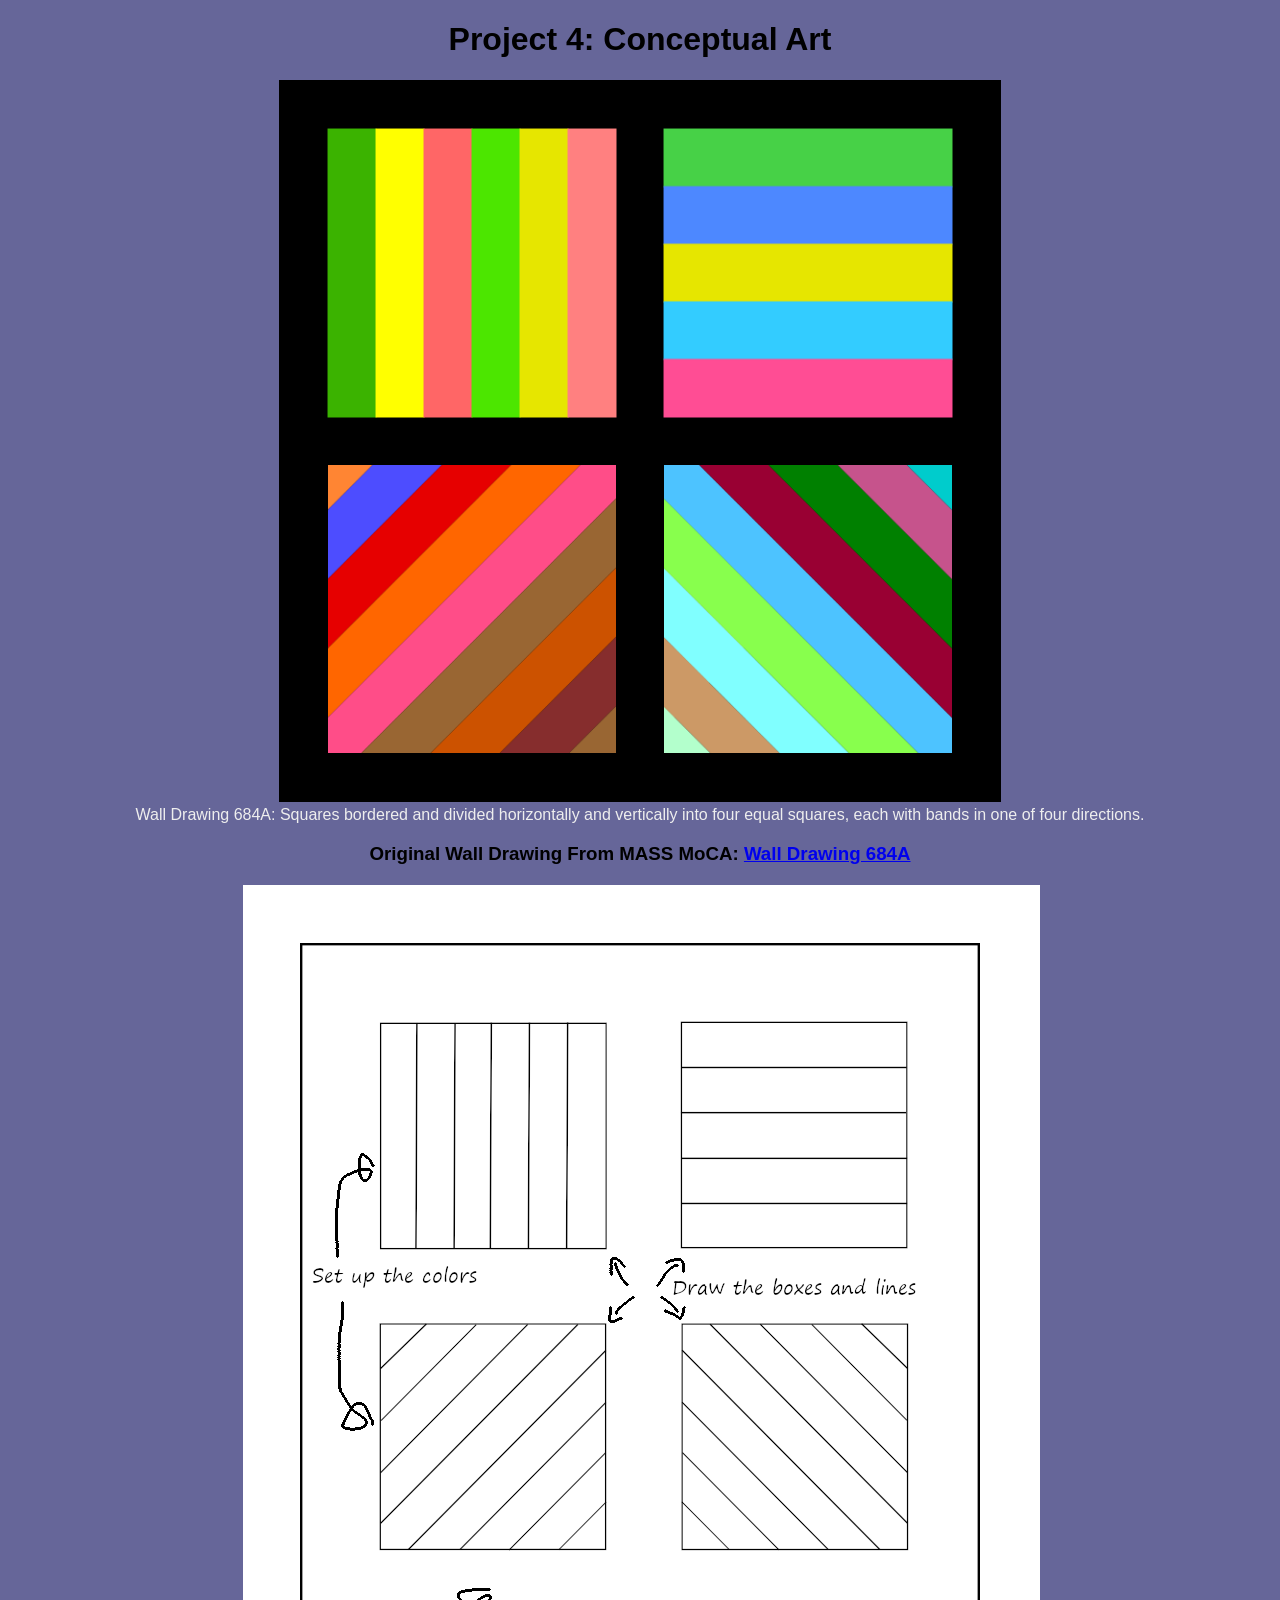
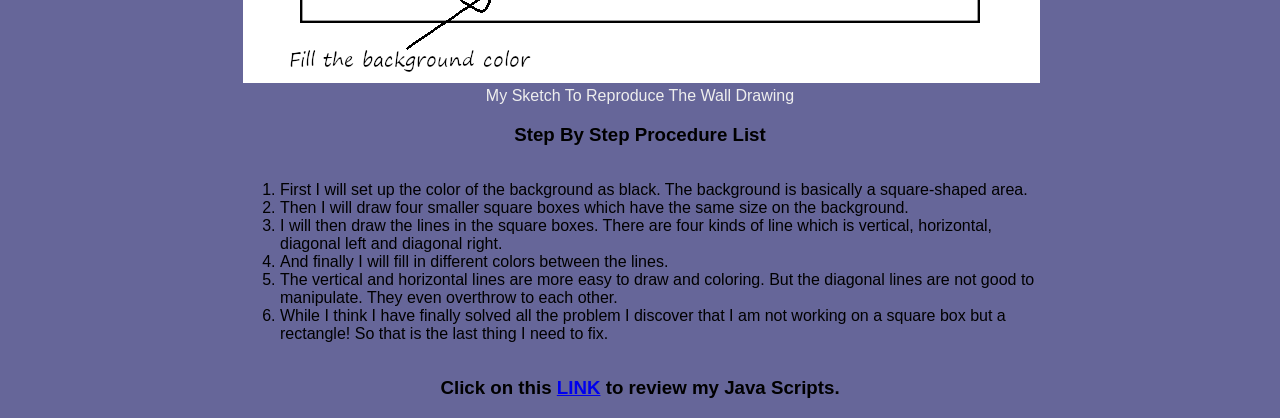
<file: canvas.html>
<!DOCTYPE html>
<html lang="en-US">
<head>
    <link href="css/canvas.css" rel="stylesheet">
</head>
<body>
    <div class="centerbox">
      <div class="titlefont"><h1>Project 4: Conceptual Art</h1><div>
      <figure>
        <canvas width="750" height="750"></canvas>
        <figcaption>Wall Drawing 684A: Squares bordered and divided horizontally and vertically into four equal squares, each with bands in one of four directions.</figcaption>
      </figure>
      <p>
        <div class="titlefont"><h3>Original Wall Drawing From MASS MoCA: <a target="_blank" href="https://massmoca.org/event/walldrawing684a/">Wall Drawing 684A</a></h3></div>
      </p>
      <p>
        <div>
	      <figure>
            <img src="images/draw-sketch.png">
            <figcaption>My Sketch To Reproduce The Wall Drawing</figcaption>
	      </figure>
	    </div>
      </p>
      <p>
        <div class="titlefont"><h3>Step By Step Procedure List</h3></div>
	    <div style="display:flex;justify-content:center;align-items:center">
	      <div style="text-align:left;width:800px">
	        <ol class="titlefont">
              <li>First I will set up the color of the background as black. The background is basically a square-shaped area.</li>
              <li>Then I will draw four smaller square boxes which have the same size on the background.</li>
              <li>I will then draw the lines in the square boxes. There are four kinds of line which is vertical, horizontal, diagonal left and diagonal right.</li>
              <li>And finally I will fill in different colors between the lines.</li>
              <li>The vertical and horizontal lines are more easy to draw and coloring. But the diagonal lines are not good to manipulate. They even overthrow to each other.</li>
              <li>While I think I have finally solved all the problem I discover that I am not working on a square box but a rectangle! So that is the last thing I need to fix.</li>
	        </ol>
          </div>
	    </div>
      </p>
      <p>
        <div class="titlefont"><h3>Click on this <a target="_blank" href="https://alyleun.github.io/FDM170A_Projects/js/canvas.js">LINK</a> to review my Java Scripts.</h3></div>
      </p>
    </div>
    <script src="js/canvas.js"></script>
</body>
</html>
</file>
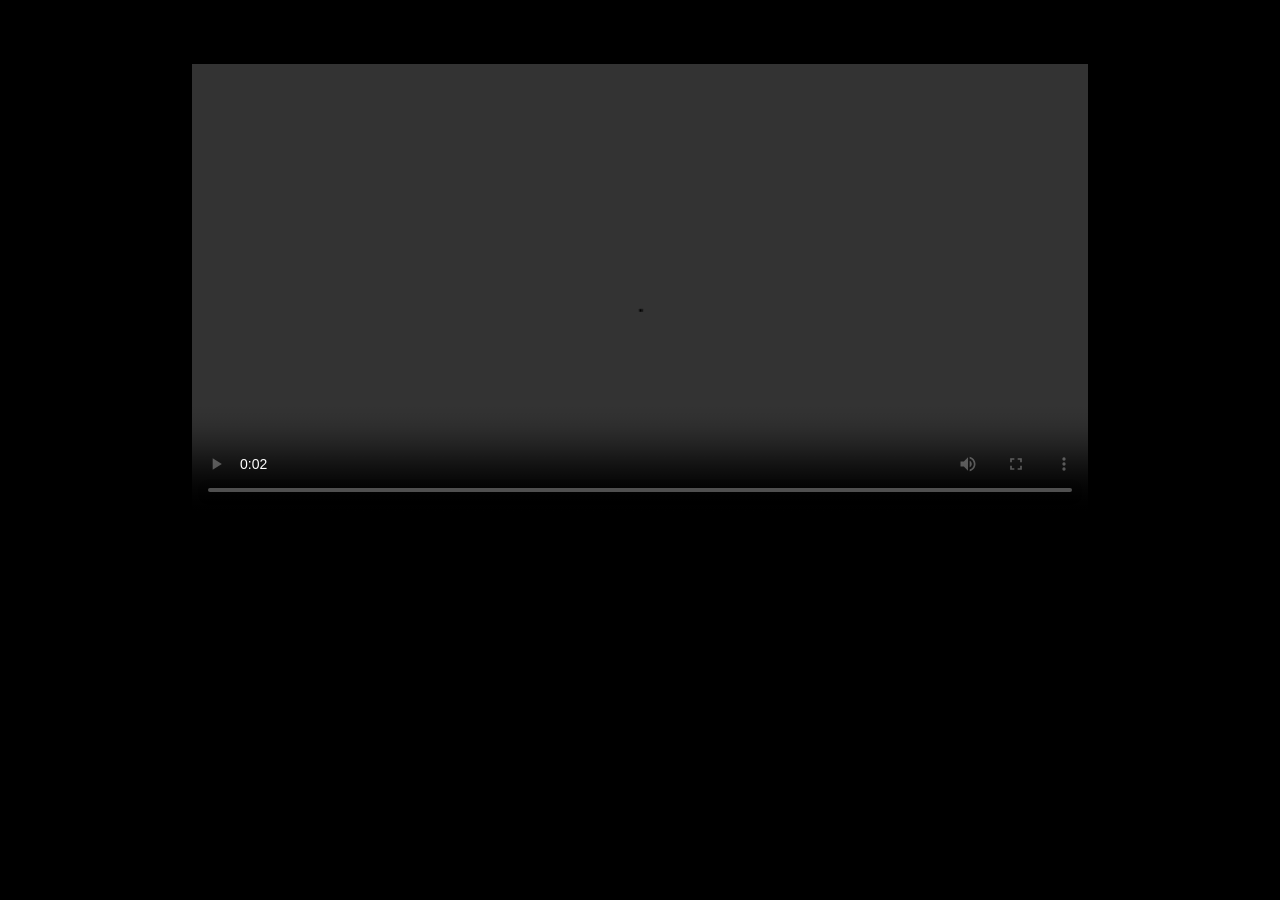
<file: cinema.html>
<!doctype html>
<html lang="en-US">

<head>
  <title>FILM 170A.7: Database Cinema</title>
  <link href="css/cinema.css" rel="stylesheet">
</head>

<body>
  <div id="caption"></div>
  <video controls></video>
  <script src="js/cinema.js"></script>
</body>

</html>
</file>
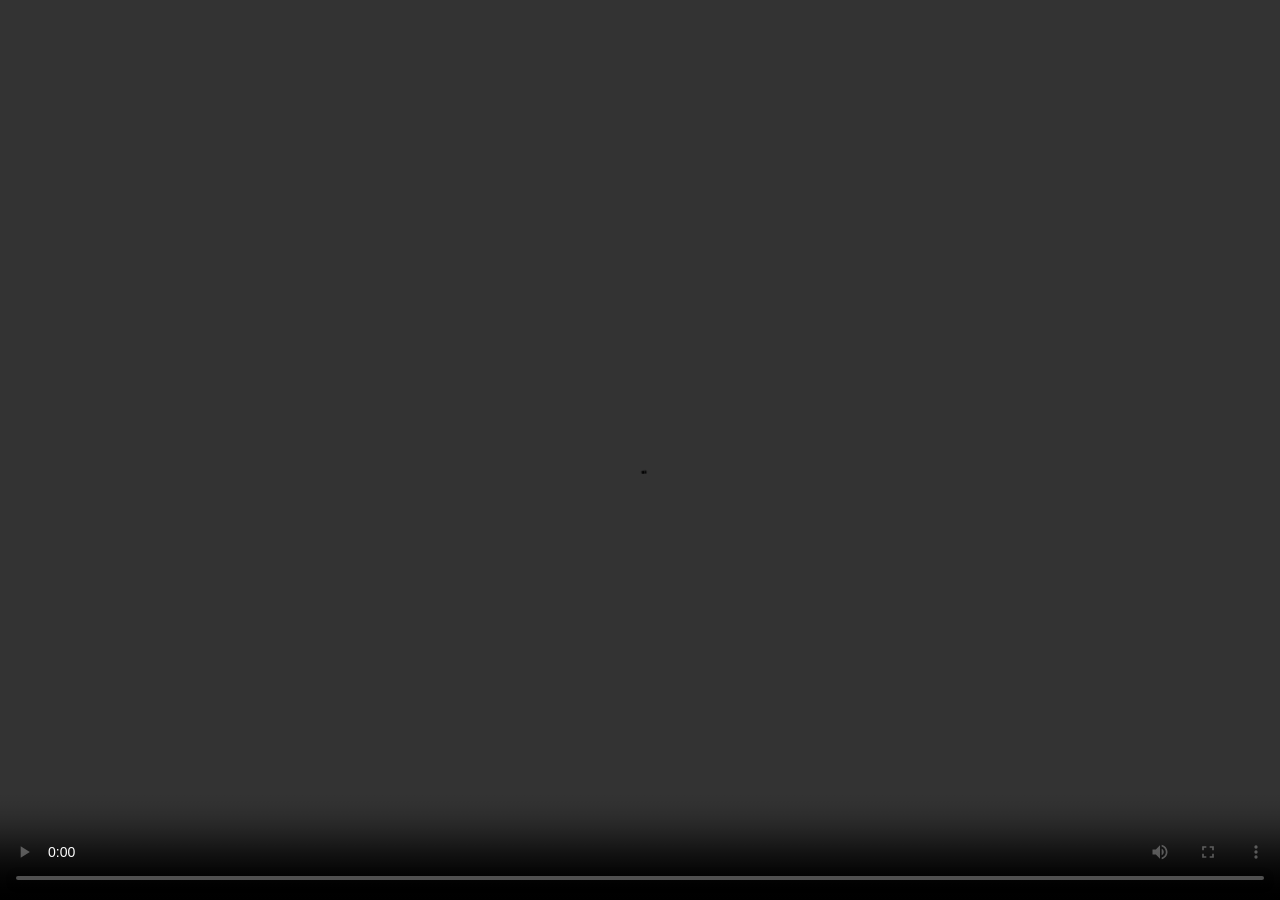
<file: montage.html>
<!doctype html>
<html lang="en-US">
<head>
  <title>Project #3 Montage</title>
  <link href="css/montage.css" rel="stylesheet">
</head>
<body>
  <div id="caption"></div>
   <video controls src="https://people.ucsc.edu/~wsack/FILM170A/Films/eisenstein_battleship_potemkin.mp4">
  </video>
<script src="js/montage.js"></script>
</body>
</html>
</file>
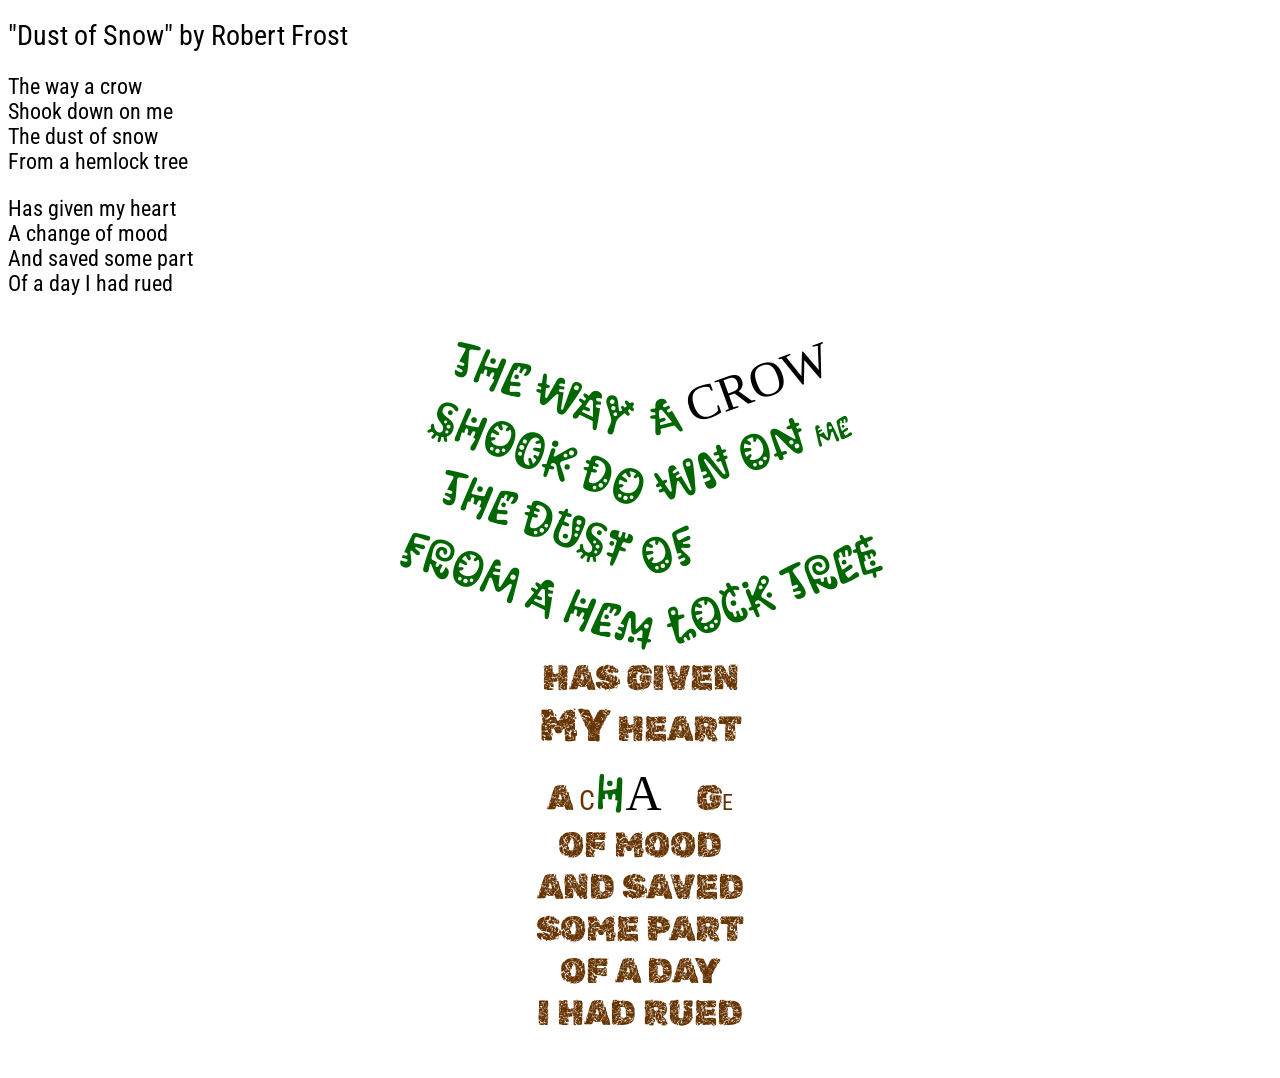
<file: project2.html>
<!doctype html>
<html lang="en-US">
<head>
  <title>Film Project # 2</title>
  <link href="css/concrete.css" rel="stylesheet">
  <link rel="preconnect" href="https://fonts.googleapis.com">
  <link rel="preconnect" href="https://fonts.gstatic.com" crossorigin>
  <link href="https://fonts.googleapis.com/css2?family=Bagel+Fat+One&family=Fontdiner+Swanky&family=Kablammo&family=Roboto+Condensed:ital,wght@0,100..900;1,100..900&family=Rubik+Distressed&display=swap" rel="stylesheet">
</head>
<body>
  <h1 class="font-title">"Dust of Snow" by Robert Frost</h1>
  <P class="font-text">
  The way a crow<br>
  Shook down on me<br>
  The dust of snow<br>
  From a hemlock tree
  </P>
  <P class="font-text">
  Has given my heart<br>
  A change of mood<br>
  And saved some part<br>
  Of a day I had rued
  </P>
  <br><br>
  <div class="flex-container">
    <div class="rotate-left font-leave">The way</div><div>&nbsp;&nbsp;</div><div class="rotate-right font-leave">a <span class="font-crow">CROW<span></div>
  </div>
  <div class="flex-container">
    <div class="rotate-left font-leave">Shook do</div><div class="rotate-right font-leave">wn on <span style="font-size:30px">me</span></div>    
  </div>
  <div class="flex-container">
    <div class="rotate-left font-leave">The dust</div><div class="rotate-right font-leave"> of <span class="font-snow">SNOW</span></div>    
  </div>
  <div class="flex-container">
    <div class="rotate-left font-leave">From a hem</div><div class="rotate-right font-leave">lock tree</div>    
  </div>
  <br><br>
  <div class="no-flex-container">
    <div class="font-trunk">HAS GIVEN</div>
    <div class="font-trunk"><span style="font-size:45px">MY</span> HEART</div>
    <div class="font-trunk">A <span class="font-title">C</span><span class="font-leave">H</span><span class="font-crow">A</span><span class="font-snow">N</span>G<span class="font-text">E</span></div>
    <div class="font-trunk">OF MOOD</div>
    <div class="font-trunk">AND SAVED</div>
    <div class="font-trunk">SOME PART</div>
    <div class="font-trunk">OF A DAY</div>
    <div class="font-trunk">I HAD RUED</div>
  <div>
  <br><br>
</body>
</html>
</file>
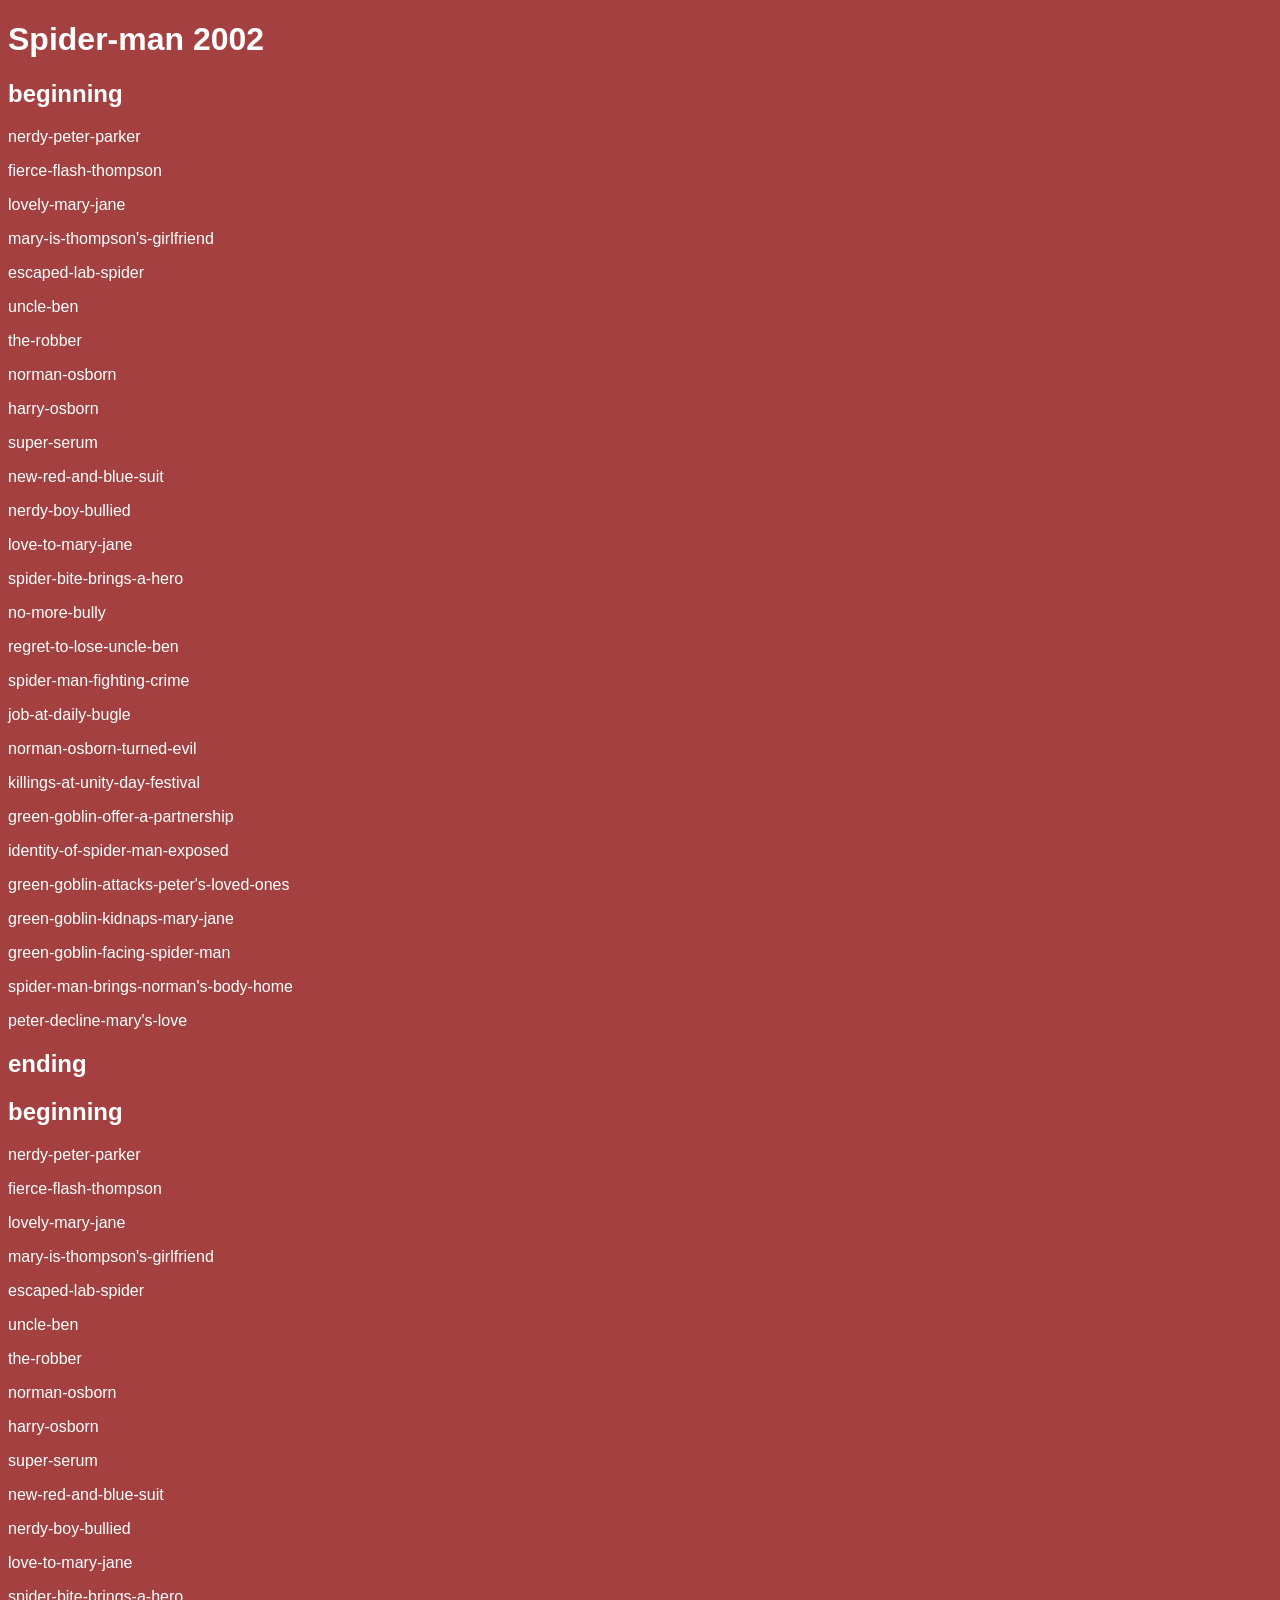
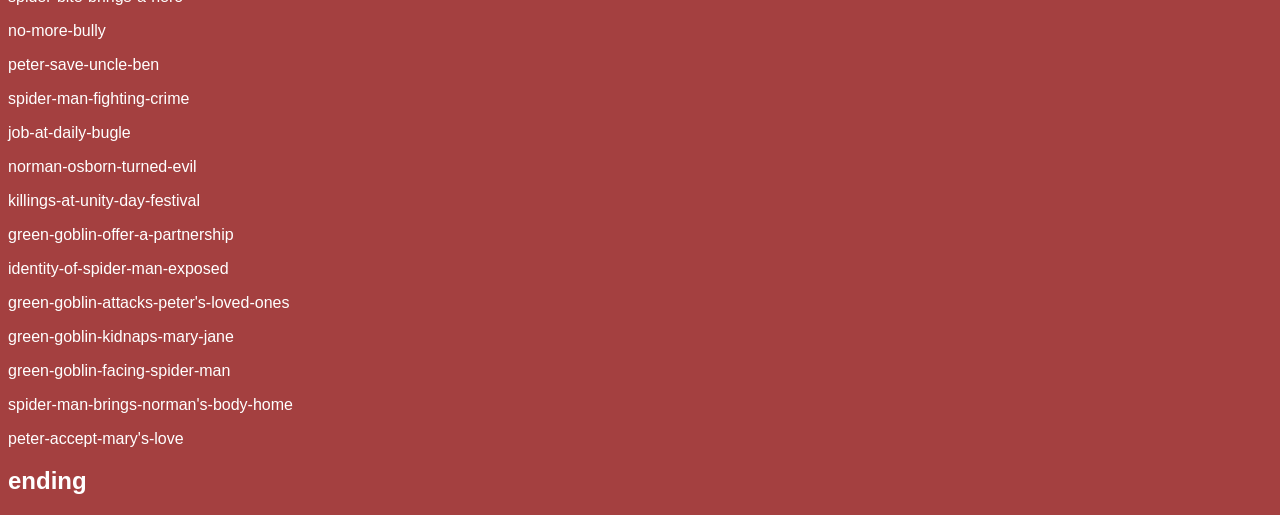
<file: structures.html>
<!DOCTYPE html>
<html lang="en-US">
<head>
    <title>Project 6: Structure</title>
    <link href="css/structures.css" rel="stylesheet">
</head>
<body>
    <h1>Spider-man 2002</h1>
    <section id="result"></section>
    <script src="js/planner.js"></script>
</body>
</html>
</file>
<file: css/canvas.css>
body {
    background: #666699;
}

canvas {
    max-width: 80vw;
    max-height: 80vh;
    border: 1px dashed black;
    background-color: black;
}

figcaption {
    color: #eee;
    font-family: sans-serif;
}

.centerbox {
    text-align: center;
}
.titlefont {
    font-family: Arial, sans-serif;
}
</file>
<file: css/cinema.css>
body {
    background: black;
    padding: 0;
    margin: 0;
}

video {
    width: 70%;
    margin-top: 5%;
    margin-bottom: 5%;
    margin-left: 15%;
    margin-right: 5%;
    position: absolute;
}

#caption {
    width: 100%;
    position: absolute;
    bottom: 70px;
    color: black;
    font-size: 20pt;
    font-family: sans-serif;
    text-align: center;
    font-weight: bold;
    text-shadow: white 2px 2px 2px;
    z-index: 100;
}
</file>
<file: css/montage.css>
body {
  background: black;
  padding: 0;
  margin: 0;
}

video {
  width: 100%;
  height: 100%;
  position: absolute;
  bottom: 0;
}

#caption {
  width: 100%;
  position: absolute;
  bottom: 70px;

  color: papayaWhip;
  font-size: 20pt;  
  font-family: sans-serif;
  text-align: center;
  font-weight: bold;
  text-shadow: black 2px 2px 2px;
  z-index: 100;
}
</file>
<file: css/concrete.css>
body {
  /*background-color: #cce5ff;*/
  animation: colorCycle 60s infinite alternate;
}
@keyframes colorCycle {
  0% {
    background-color: #bfbfbf;
  }
  25% {
    background-color: #f2f2f2;
  }
  50% {
    background-color: #cce5ff;
  }
  75% {
    background-color: #80d4ff;
  }
  100% {
    background-color: #bfbfbf;
  }
}
.font-title {
  font-family: "Roboto Condensed", sans-serif;
  font-optical-sizing: auto;
  font-weight: 400;
  font-style: normal;
  font-size: 28px;
}
.font-text {
  font-family: "Roboto Condensed", sans-serif;
  font-optical-sizing: auto;
  font-weight: 400;
  font-style: normal;
  font-size: 22px;
}
.rotate-left {
  transform: rotate(20deg);
}
.rotate-right {
  transform: rotate(-20deg);
}
.flex-container {
  display: flex;
  flex-direction: row;
  justify-content: center;
}
.font-leave {
  font-family: "Kablammo", system-ui;
  font-optical-sizing: auto;
  font-weight: 400;
  font-style: normal;
  font-variation-settings: "MORF" 0;
  font-size: 50px;
  color: #006600;
}
.font-crow {
  font-family: "Fontdiner Swanky", serif;
  font-weight: 400;
  font-style: normal;
  font-size: 50px;
  color: black;
}
.font-snow {
  font-family: "Bagel Fat One", system-ui;
  font-weight: 400;
  font-style: normal;
  font-size: 50px;
  color: white;
}
.no-flex-container {
  text-align: center;
}
.font-trunk {
  font-family: "Rubik Distressed", system-ui;
  font-weight: 400;
  font-style: normal;
  font-size: 35px;
  color: #663300;
}
</file>
<file: css/structures.css>
body {
    background: rgb(164,64,64);
    color: white;
    font-family: sans-serif;
}
</file>
